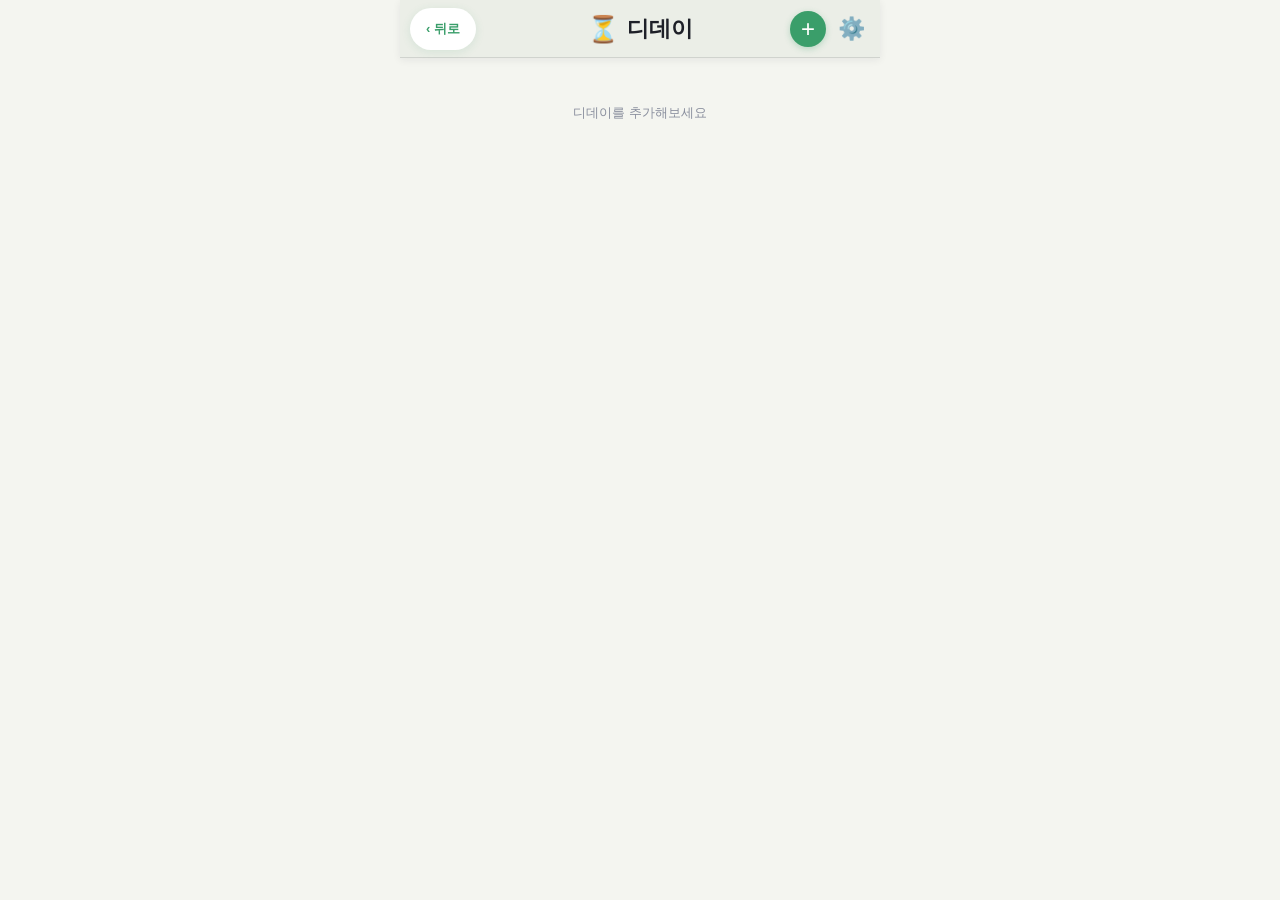
<file: js/Dday.html>
<!DOCTYPE html>
<html lang="ko">
<head>
<meta charset="UTF-8">
<meta name="viewport" content="width=device-width, initial-scale=1.0, maximum-scale=1.0, user-scalable=no">
<meta name="apple-mobile-web-app-capable" content="yes">
<meta name="apple-mobile-web-app-status-bar-style" content="default">
<meta name="apple-mobile-web-app-title" content="디데이">
<title>디데이</title>
<style>
* { box-sizing: border-box; margin: 0; padding: 0; -webkit-tap-highlight-color: transparent; }
:root {
  --sky: #f4f5f0; --white: #ffffff;
  --text: #1e2028; --text-muted: #4a5060; --text-light: #8a8f9e;
  --border: #cdd0c8; --border-mid: #bdc1b8;
  --radius: 12px; --radius-sm: 8px;
  --shadow-sm: 0 1px 4px rgba(30,32,40,0.08);
  --accent-light: #e3ede4; --accent-mid: #3a9e6a; --accent-btn: #2d7d52;
  --header-bg: #ebeee7;
}
html, body { height: 100%; overflow: hidden; background: var(--sky); font-family: -apple-system, BlinkMacSystemFont, 'Segoe UI', sans-serif; color: var(--text); }
#app { display: flex; flex-direction: column; height: 100vh; height: 100dvh; max-width: 480px; margin: 0 auto; background: var(--sky); }

.app-header {
  height: 58px; display: flex; align-items: center; justify-content: space-between;
  flex-shrink: 0; background: var(--header-bg);
  border-bottom: 1.5px solid rgba(30,32,40,0.13);
  padding: 0 10px 0 10px; box-shadow: 0 2px 8px rgba(30,32,40,0.07);
  position: relative;
}
.header-center {
  position: absolute; left: 50%; top: 50%; transform: translate(-50%, -50%);
  display: flex; align-items: center; gap: 8px; pointer-events: none;
}
.header-left { display: flex; align-items: center; gap: 8px; }
.dd-back-btn {
  display: inline-flex; align-items: center; gap: 5px;
  font-size: 13px; font-weight: 600; color: #3a9e6a;
  flex-shrink: 0; background: white; border-radius: 50px;
  padding: 10px 16px; min-height: 42px; box-shadow: 0 2px 10px rgba(58,158,106,0.12);
  border: none; cursor: pointer; line-height: 1;
}
.dd-back-btn:active { transform: scale(0.95); }
.app-title { font-size: 22px; font-weight: 800; color: var(--text); letter-spacing: -0.3px; }
.header-icon { font-size: 26px; line-height: 1; }
.header-right { display: flex; align-items: center; gap: 6px; }
.add-btn {
  width: 36px; height: 36px; border-radius: 50%;
  background: var(--accent-mid); color: white; border: none; font-size: 24px;
  cursor: pointer; display: flex; align-items: center; justify-content: center;
  box-shadow: 0 2px 6px rgba(58,158,106,0.3);
}
.gear-btn {
  width: 38px; height: 38px; border-radius: 50%;
  background: transparent; border: none; font-size: 22px;
  cursor: pointer; display: flex; align-items: center; justify-content: center;
}

.gear-dropdown {
  position: fixed; top: 62px; right: 10px;
  background: var(--white); border-radius: var(--radius);
  border: 1px solid var(--border-mid); box-shadow: 0 6px 24px rgba(30,32,40,0.18);
  z-index: 300; min-width: 150px; overflow: hidden;
}
.gear-dropdown.hidden { display: none; }
.gear-menu-item {
  display: flex; align-items: center; gap: 10px; padding: 14px 18px;
  font-size: 14px; font-weight: 500; color: var(--text);
  cursor: pointer; border: none; background: transparent; width: 100%; text-align: left;
}
.gear-menu-item:not(:last-child) { border-bottom: 1px solid var(--border); }
.gear-menu-item:active { background: var(--accent-light); }
.dropdown-backdrop { position: fixed; inset: 0; z-index: 299; background: transparent; }
.dropdown-backdrop.hidden { display: none; }

.tab-content { flex: 1; overflow-y: auto; overflow-x: hidden; -webkit-overflow-scrolling: touch; }
.panel { padding: 0 12px 20px; }
.panel-hd { padding: 8px 0 6px; }

.item-list { display: flex; flex-direction: column; gap: 8px; }
.item-card { background: var(--white); border-radius: var(--radius); border: 1px solid var(--border); padding: 10px; display: flex; align-items: center; gap: 8px; box-shadow: var(--shadow-sm); }
.item-body { flex: 1; min-width: 0; }
.item-name { font-size: 14px; font-weight: 500; color: var(--text); white-space: nowrap; overflow: hidden; text-overflow: ellipsis; }
.item-meta { font-size: 11px; color: var(--text-muted); margin-top: 2px; }
.item-actions { display: flex; align-items: center; gap: 5px; flex-shrink: 0; }
.edit-btn { width: 28px; height: 28px; border-radius: var(--radius-sm); border: 1px solid var(--border-mid); background: transparent; color: var(--text-muted); font-size: 13px; cursor: pointer; display: flex; align-items: center; justify-content: center; }
.del-btn { width: 28px; height: 28px; border-radius: var(--radius-sm); border: 1px solid #f0c4c9; background: transparent; color: #a8323f; font-size: 13px; cursor: pointer; display: flex; align-items: center; justify-content: center; }
.dday-badge { font-size: 12px; font-weight: 700; padding: 3px 8px; border-radius: 20px; background: var(--accent-light); color: var(--accent-btn); flex-shrink: 0; min-width: 56px; text-align: center; }
.dday-past { background: #e3ede4; color: #2d7d52; }
.dday-today { background: #e3ede4; color: #2d7d52; }
.empty-msg { text-align: center; padding: 32px 0; color: var(--text-light); font-size: 13px; }

/* 모달 공통 */
.modal-overlay { position: fixed; inset: 0; background: rgba(30,32,40,0.45); z-index: 100; display: flex; align-items: flex-end; justify-content: center; }
.modal-overlay.hidden { display: none; }
.modal-box { background: var(--white); border-radius: 20px 20px 0 0; width: 100%; max-width: 480px; padding: 20px 20px 36px; max-height: 85vh; overflow-y: auto; }
.modal-title { font-size: 16px; font-weight: 700; color: var(--text); margin-bottom: 16px; }
.form-group { margin-bottom: 14px; }
.form-label { font-size: 13px; font-weight: 500; color: var(--text-muted); margin-bottom: 6px; display: block; }
.form-input { width: 100%; padding: 10px 12px; border-radius: var(--radius-sm); border: 1.5px solid var(--border-mid); background: var(--accent-light); font-size: 14px; color: var(--text); outline: none; font-family: inherit; }
.form-input:focus { border-color: var(--accent-mid); }
.date-row { display: flex; gap: 6px; align-items: center; }
.date-row .form-input { text-align: center; }
.date-sep { color: var(--text-muted); font-weight: 600; font-size: 15px; flex-shrink: 0; }
.modal-acts { display: flex; gap: 8px; margin-top: 18px; }
.btn-cancel { flex: 1; padding: 13px; border-radius: var(--radius-sm); border: 1.5px solid var(--border-mid); background: transparent; color: var(--text-muted); font-size: 14px; font-weight: 600; cursor: pointer; }
.btn-save { flex: 2; padding: 13px; border-radius: var(--radius-sm); border: none; background: var(--accent-btn); color: white; font-size: 14px; font-weight: 600; cursor: pointer; }

/* 삭제 확인 모달 */
.confirm-overlay { position: fixed; inset: 0; background: rgba(30,32,40,0.52); z-index: 400; display: flex; align-items: center; justify-content: center; padding: 24px; }
.confirm-overlay.hidden { display: none; }
.confirm-box { background: var(--white); border-radius: 18px; width: 100%; max-width: 320px; padding: 28px 24px 22px; box-shadow: 0 8px 40px rgba(30,32,40,0.22); }
.confirm-icon { font-size: 36px; text-align: center; margin-bottom: 12px; }
.confirm-title { font-size: 16px; font-weight: 700; color: var(--text); text-align: center; margin-bottom: 6px; }
.confirm-desc { font-size: 13px; color: var(--text-muted); text-align: center; margin-bottom: 22px; line-height: 1.5; }
.confirm-acts { display: flex; gap: 8px; }
.btn-confirm-cancel { flex: 1; padding: 12px; border-radius: var(--radius-sm); border: 1.5px solid var(--border-mid); background: transparent; color: var(--text-muted); font-size: 14px; font-weight: 600; cursor: pointer; }
.btn-confirm-del { flex: 1.4; padding: 12px; border-radius: var(--radius-sm); border: none; background: #c94050; color: white; font-size: 14px; font-weight: 700; cursor: pointer; }
</style>
</head>
<body>
<div id="app">
  <div class="app-header">
    <div class="header-left">
      <button class="dd-back-btn" id="dd-back" onclick="goBackToApp()" aria-label="뒤로">‹ 뒤로</button>
    </div>
    <div class="header-center">
      <span class="header-icon">⏳</span>
      <span class="app-title">디데이</span>
    </div>
    <div class="header-right">
      <button class="add-btn" id="add-dd">+</button>
      <button class="gear-btn" id="gear-btn">⚙️</button>
    </div>
  </div>
  <div class="tab-content">
    <div class="panel">
      <div class="panel-hd"></div>
      <div class="item-list" id="dd-list"></div>
    </div>
    <input type="file" id="file-import-dd" accept=".json" style="display:none">
  </div>
</div>

<div class="dropdown-backdrop hidden" id="dropdown-backdrop"></div>
<div class="gear-dropdown hidden" id="gear-dropdown">
  <button class="gear-menu-item" id="menu-import">📥 불러오기</button>
  <button class="gear-menu-item" id="menu-export">📤 내보내기</button>
</div>

<div class="modal-overlay hidden" id="modal">
  <div class="modal-box">
    <div class="modal-title" id="m-title">디데이 추가</div>
    <div class="form-group">
      <label class="form-label">제목</label>
      <input class="form-input" id="f-name" type="text" placeholder="제목을 입력하세요">
    </div>
    <div class="form-group">
      <label class="form-label">날짜</label>
      <div class="date-row">
        <input class="form-input" id="f-y" type="number" placeholder="년" min="1900" max="2100" style="width:76px" inputmode="numeric">
        <span class="date-sep">년</span>
        <input class="form-input" id="f-mo" type="number" placeholder="월" min="1" max="12" style="width:56px" inputmode="numeric">
        <span class="date-sep">월</span>
        <input class="form-input" id="f-d" type="number" placeholder="일" min="1" max="31" style="width:56px" inputmode="numeric">
        <span class="date-sep">일</span>
      </div>
    </div>
    <div class="form-group">
      <label class="form-label">메모 <span style="color:var(--text-light);font-weight:400">(선택)</span></label>
      <input class="form-input" id="f-memo" type="text" placeholder="간단한 메모">
    </div>
    <div class="modal-acts">
      <button class="btn-cancel" id="m-cancel">취소</button>
      <button class="btn-save" id="m-save">저장</button>
    </div>
  </div>
</div>

<div class="confirm-overlay hidden" id="confirm-modal">
  <div class="confirm-box">
    <div class="confirm-icon">🗑️</div>
    <div class="confirm-title">삭제할까요?</div>
    <div class="confirm-desc" id="confirm-desc"></div>
    <div class="confirm-acts">
      <button class="btn-confirm-cancel" id="confirm-cancel">취소</button>
      <button class="btn-confirm-del" id="confirm-ok">삭제</button>
    </div>
  </div>
</div>

<script>
var $ = function(id){ return document.getElementById(id); };
var FILE_SIG = 'soso_dday_v1';

// iframe(PC 중앙 팝업)으로 떠 있으면 embed 모드.
// embed 모드에선 자체 history 조작을 전부 끄고(부모 앱의 뒤로가기 스택 보호),
// 뒤로 버튼은 부모의 모달 닫기를 호출한다. (모바일 풀페이지에선 기존 동작 그대로)
var DD_EMBEDDED = (function(){ try { return window.self !== window.top; } catch(e) { return true; } })();

// ── 일정관리 앱으로 복귀 / 모달 닫기 ──
function goBackToApp(){
  if (DD_EMBEDDED) {
    try {
      if (window.parent && typeof window.parent.closeDdayModal === 'function') {
        window.parent.closeDdayModal();
        return;
      }
    } catch(e) {}
    return;
  }
  if (history.length > 1) history.back();
  else location.href = '../index.html';
}

/* ── 유틸 ── */
function today0(){ var d=new Date(); d.setHours(0,0,0,0); return d; }
function dayDiff(ds){ return Math.round((new Date(ds+'T00:00:00')-today0())/86400000); }

/* ── 데이터 ── */
var S = { dd: [] };
function load(){ try{ S.dd=JSON.parse(localStorage.getItem('ss_dd')||'[]'); }catch(e){ S.dd=[]; } }
function save(){ localStorage.setItem('ss_dd',JSON.stringify(S.dd)); }

/* ══════════════════════════════════════════════════
   뒤로가기 처리 전략
   - 레이어(gear / modal / confirm)를 열 때 history.pushState
   - popstate 이벤트에서 현재 열린 레이어를 닫음
   - 버튼·배경 클릭 시에도 history.back() 호출 → popstate 경유
   - 중복 push 방지: 이미 레이어가 열려 있으면 추가 push 안 함
   ══════════════════════════════════════════════════ */

var currentLayer = null; // 'gear' | 'modal' | 'confirm' | null

function layerOpen(name){
  currentLayer = name;
  if (!DD_EMBEDDED) history.pushState({ dday: name }, '');
}

function layerCloseUI(name){
  if(name === 'gear'){
    $('gear-dropdown').classList.add('hidden');
    $('dropdown-backdrop').classList.add('hidden');
  } else if(name === 'modal'){
    $('modal').classList.add('hidden');
  } else if(name === 'confirm'){
    $('confirm-modal').classList.add('hidden');
    pendingDeleteId = null;
  }
  currentLayer = null;
}

/* popstate 가 발화할 때만 UI를 닫는다 */
window.addEventListener('popstate', function(e){
  if (DD_EMBEDDED) return;
  /* e.state.dday 가 있으면 → 레이어 히스토리 엔트리가 pop된 것 */
  if(e.state && e.state.dday){
    layerCloseUI(e.state.dday);
  } else if(currentLayer){
    /* 혹시 state가 없어도 열린 레이어가 있으면 닫기 */
    layerCloseUI(currentLayer);
  }
  /* state도 없고 currentLayer도 없으면 → 정상 뒤로가기 */
});

/* 모든 닫기 요청은 history.back() 한 번 → popstate 경유 */
/* embed 모드에선 history를 안 쓰므로 UI를 직접 닫음 */
function requestClose(){
  if (DD_EMBEDDED) {
    if (currentLayer) layerCloseUI(currentLayer);
    return;
  }
  history.back();
}

/* ── GEAR ── */
$('gear-btn').onclick = function(){
  if(currentLayer) return;
  $('gear-dropdown').classList.remove('hidden');
  $('dropdown-backdrop').classList.remove('hidden');
  layerOpen('gear');
};
$('dropdown-backdrop').onclick = function(){ requestClose(); };
$('menu-import').onclick = function(){
  requestClose();
  setTimeout(function(){ $('file-import-dd').click(); }, 100);
};
$('menu-export').onclick = function(){
  requestClose();
  setTimeout(function(){ exportData(); }, 100);
};

/* ── 추가/수정 모달 ── */
var mCtx = { item: null, idx: null };

function openModal(item, idx){
  if(currentLayer) return;
  mCtx = { item: item, idx: idx };
  var isE = item !== null;
  $('m-title').textContent = isE ? '수정' : '디데이 추가';
  $('f-name').value  = isE ? item.name : '';
  $('f-memo').value  = isE ? (item.memo||'') : '';
  if(isE && item.date){
    var p = item.date.split('-');
    $('f-y').value=+p[0]; $('f-mo').value=+p[1]; $('f-d').value=+p[2];
  } else {
    $('f-y').value=''; $('f-mo').value=''; $('f-d').value='';
  }
  $('modal').classList.remove('hidden');
  layerOpen('modal');
  /* 포커스 없음 */
}

$('m-cancel').onclick = function(){ requestClose(); };
$('modal').onclick = function(e){ if(e.target===$('modal')) requestClose(); };
$('m-save').onclick = function(){
  var name = $('f-name').value.trim();
  if(!name){ $('f-name').focus(); return; }
  if(!$('f-y').value||!$('f-mo').value||!$('f-d').value){ alert('날짜를 입력해주세요'); return; }
  var item=mCtx.item, idx=mCtx.idx;
  var y=String($('f-y').value).padStart(4,'0');
  var m=String($('f-mo').value).padStart(2,'0');
  var d=String($('f-d').value).padStart(2,'0');
  var obj={ id: item?item.id:Date.now(), name:name, memo:$('f-memo').value.trim(), date:y+'-'+m+'-'+d };
  if(idx!==null && idx>=0) S.dd[idx]=obj; else S.dd.push(obj);
  save(); renderDd();
  requestClose();
};

/* ── 삭제 확인 모달 ── */
var pendingDeleteId = null;

function showConfirm(id, name){
  if(currentLayer) return;
  pendingDeleteId = id;
  $('confirm-desc').innerHTML = '<b>'+name+'</b>을(를) 삭제하면<br>다시 복구할 수 없어요.';
  $('confirm-modal').classList.remove('hidden');
  layerOpen('confirm');
}
$('confirm-cancel').onclick = function(){ requestClose(); };
$('confirm-modal').onclick  = function(e){ if(e.target===$('confirm-modal')) requestClose(); };
$('confirm-ok').onclick = function(){
  if(pendingDeleteId!==null){
    S.dd=S.dd.filter(function(x){ return x.id!==pendingDeleteId; });
    save(); renderDd();
  }
  requestClose();
};

/* ── 렌더 ── */
function renderDd(){
  var list=$('dd-list'); list.innerHTML='';
  var sorted=S.dd.slice().sort(function(a,b){ return b.date.localeCompare(a.date); });
  if(!sorted.length){ list.innerHTML='<div class="empty-msg">디데이를 추가해보세요</div>'; return; }
  sorted.forEach(function(it){ list.appendChild(makeCard(it)); });
}

function ddText(it){
  var diff=dayDiff(it.date);
  if(diff===0) return {t:'D-DAY',c:'dday-today'};
  if(diff<0)   return {t:'+'+Math.abs(diff)+'일',c:'dday-past'};
  return {t:'D-'+diff,c:''};
}

function makeCard(it){
  var card=document.createElement('div'); card.className='item-card';
  var body=document.createElement('div'); body.className='item-body';
  var ne=document.createElement('div'); ne.className='item-name'; ne.textContent=it.name; body.appendChild(ne);
  if(it.memo){ var me=document.createElement('div'); me.className='item-meta'; me.textContent=it.memo; body.appendChild(me); }
  var de=document.createElement('div'); de.className='item-meta'; de.textContent=it.date.replace(/-/g,'. ')+'.'; body.appendChild(de);
  var acts=document.createElement('div'); acts.className='item-actions';
  var inf=ddText(it);
  var badge=document.createElement('span'); badge.className='dday-badge '+inf.c; badge.textContent=inf.t; acts.appendChild(badge);
  var eb=document.createElement('button'); eb.className='edit-btn'; eb.textContent='✏️';
  eb.onclick=(function(item){ return function(){ var oi=S.dd.findIndex(function(x){return x.id===item.id;}); openModal(item,oi); }; })(it);
  var db=document.createElement('button'); db.className='del-btn'; db.textContent='✕';
  db.onclick=(function(item){ return function(){ showConfirm(item.id,item.name); }; })(it);
  acts.appendChild(eb); acts.appendChild(db);
  card.appendChild(body); card.appendChild(acts);
  return card;
}

/* ── 내보내기/불러오기 ── */
function exportData(){
  var date=new Date();
  var ds=date.getFullYear()+String(date.getMonth()+1).padStart(2,'0')+String(date.getDate()).padStart(2,'0');
  var payload={_sig:FILE_SIG,data:S.dd};
  var blob=new Blob([JSON.stringify(payload,null,2)],{type:'application/json'});
  var url=URL.createObjectURL(blob);
  var a=document.createElement('a'); a.href=url; a.download='soso_dday_'+ds+'.json';
  document.body.appendChild(a); a.click(); document.body.removeChild(a); URL.revokeObjectURL(url);
}

function importData(file){
  if(!file) return;
  var reader=new FileReader();
  reader.onload=function(e){
    try{
      var parsed=JSON.parse(e.target.result);
      if(!parsed._sig||parsed._sig!==FILE_SIG){ alert('이 앱에서 내보낸 디데이 파일이 아니에요.\n올바른 파일을 선택해주세요.'); return; }
      var data=parsed.data;
      if(!Array.isArray(data)){ alert('파일 형식이 올바르지 않아요.'); return; }
      if(confirm('디데이 '+data.length+'개를 불러올까요?\n기존 데이터는 덮어씌워져요.')){ S.dd=data; save(); renderDd(); alert('불러오기 완료!'); }
    }catch(err){ alert('파일을 읽을 수 없어요.'); }
  };
  reader.readAsText(file);
}

$('add-dd').onclick = function(){ openModal(null,null); };
$('file-import-dd').onchange = function(e){ importData(e.target.files[0]); e.target.value=''; };

/* ── 초기화 ── */
load(); renderDd();
/* 기본 상태 설정: layer 없음. 이 상태로 popstate가 오면 뒤로가기 허용 */
if (!DD_EMBEDDED) history.replaceState({ dday: null }, '');
</script>
</body>
</html>
</file>
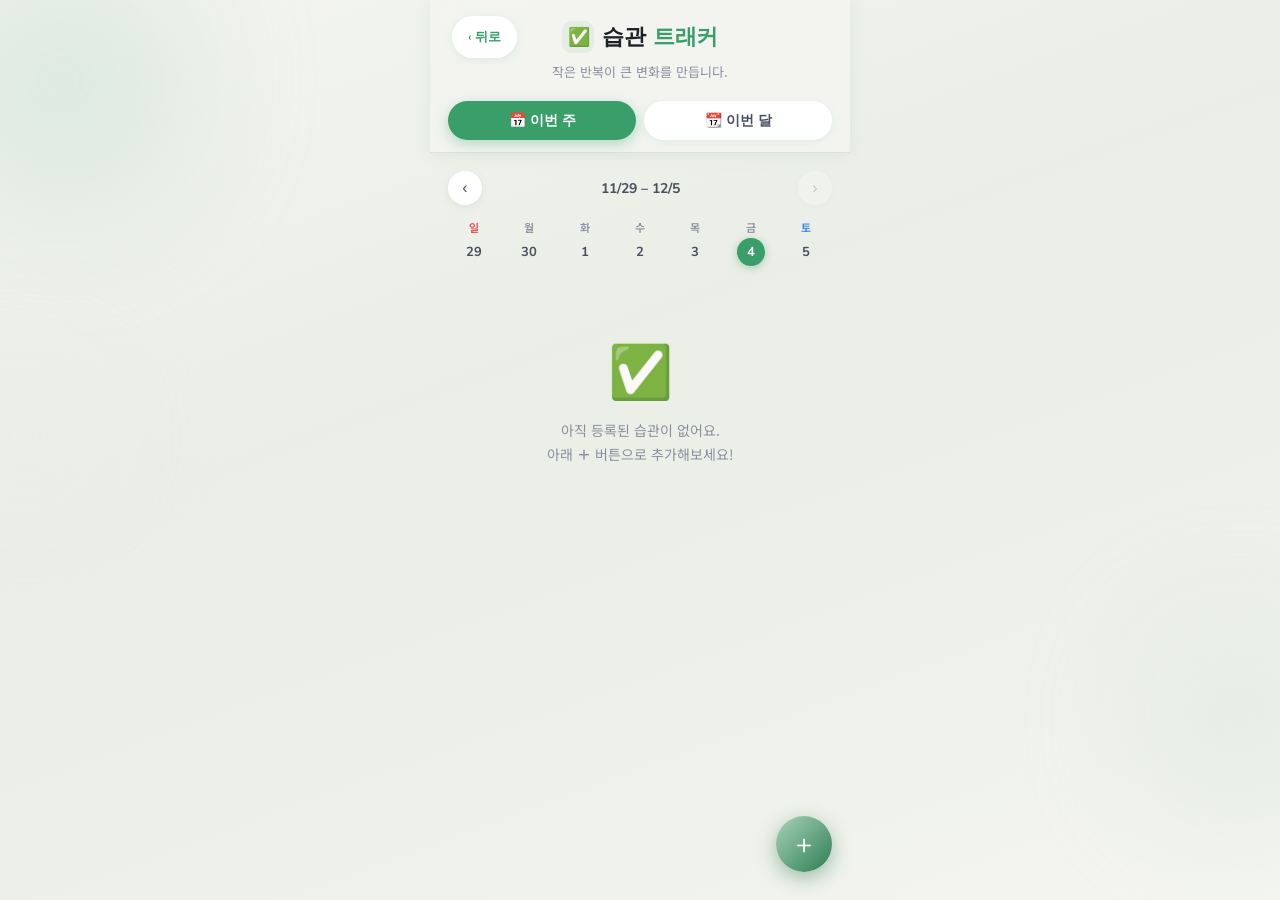
<file: js/habits.html>
<!DOCTYPE html>
<html lang="ko">
<head>
  <meta charset="UTF-8" />
  <meta name="viewport" content="width=device-width, initial-scale=1.0, maximum-scale=1.0, user-scalable=no" />
  <title>습관 트래커 · MyDaily7</title>
  <link href="https://fonts.googleapis.com/css2?family=Nunito:wght@400;600;700;800;900&family=Noto+Sans+KR:wght@400;500;700&display=swap" rel="stylesheet">
  <style>
    :root {
      --sky1: #e3ede4; --sky2: #cfe0d3; --sky3: #8fc4a5; --sky4: #5cae7e;
      --accent: #3a9e6a; --soft-purple: #d7e6dc;
      --purple-mid: #3a9e6a; --purple-dark: #2d7d52;
      --text-dark: #1e2028; --text-mid: #4a5060; --text-light: #8a8f9e;
      --card-bg: rgba(255,255,255,0.85);
      --shadow: 0 8px 32px rgba(58,158,106,0.13);
      --radius: 22px; --radius-sm: 14px;
    }
    * { box-sizing: border-box; margin: 0; padding: 0; -webkit-tap-highlight-color: transparent; }
    body {
      font-family: 'Noto Sans KR', sans-serif;
      background: linear-gradient(160deg, #f4f5f0 0%, #ebeee7 40%, #eef0ea 70%, #f4f5f0 100%);
      min-height: 100dvh; display: flex; flex-direction: column; align-items: center; overflow-x: hidden;
    }
    .bg-blob { position: fixed; border-radius: 50%; filter: blur(60px); opacity: 0.35; pointer-events: none; z-index: 0; }
    .bg-blob-1 { width: 280px; height: 280px; background: #bcdcc8; top: -60px; left: -80px; }
    .bg-blob-2 { width: 200px; height: 200px; background: #d0e2d6; bottom: 80px; right: -60px; }
    .bg-blob-3 { width: 150px; height: 150px; background: #e8ece4; top: 40%; left: -50px; }
    .container {
      position: relative; z-index: 1; width: 100%; max-width: 420px;
      padding: 0 18px 100px; display: flex; flex-direction: column;
    }
    header { padding: 16px 4px 10px; animation: fadeUp 0.4s ease both; }
    .header-top { display: flex; align-items: center; gap: 12px; margin-bottom: 4px; }
    .back-btn {
      display: inline-flex; align-items: center; gap: 5px;
      font-size: 13px; font-weight: 600; color: #3a9e6a;
      text-decoration: none; flex-shrink: 0; background: white; border-radius: 50px;
      padding: 10px 16px; min-height: 42px; box-shadow: 0 2px 10px rgba(58,158,106,0.12);
      border: none; cursor: pointer; font-family: 'Nunito', sans-serif;
    }
    .back-btn:active { transform: scale(0.95); }
    .header-title-wrap { flex: 1; text-align: center; }
    .page-title {
      font-family: 'Nunito', sans-serif; font-size: 22px; font-weight: 900;
      color: var(--text-dark); letter-spacing: -0.5px; text-align: center;
      display: flex; align-items: center; justify-content: center; gap: 8px;
    }
    .page-title-icon {
      width: 32px; height: 32px; border-radius: 9px; background: #e3ede4;
      display: flex; align-items: center; justify-content: center; font-size: 18px; flex-shrink: 0;
    }
    .page-title span { color: var(--purple-mid); }
    .page-subtitle { font-size: 13px; color: var(--text-light); margin-top: 4px; text-align: center; }
    .view-tabs { display: flex; gap: 8px; margin-top: 10px; animation: fadeUp 0.4s 0.08s ease both; padding-bottom: 12px; }
    .tab-btn {
      flex: 1; padding: 10px; border: none; border-radius: 50px;
      font-family: 'Nunito', sans-serif; font-size: 14px; font-weight: 700; cursor: pointer; transition: all 0.2s;
    }
    .tab-btn.active { background: var(--purple-mid); color: white; box-shadow: 0 4px 14px rgba(58,158,106,0.35); }
    .tab-btn:not(.active) { background: white; color: var(--text-mid); box-shadow: 0 2px 8px rgba(58,158,106,0.1); }
    .week-nav {
      display: flex; align-items: center; justify-content: space-between;
      margin-top: 18px; animation: fadeUp 0.4s 0.12s ease both;
    }
    .week-nav-btn {
      width: 34px; height: 34px; border-radius: 50%; border: none; background: white;
      box-shadow: 0 2px 8px rgba(58,158,106,0.12); font-size: 16px; cursor: pointer; color: var(--text-mid);
      display: flex; align-items: center; justify-content: center; transition: all 0.15s;
    }
    .week-nav-btn:active { transform: scale(0.9); }
    .week-label { font-family: 'Nunito', sans-serif; font-size: 14px; font-weight: 700; color: var(--text-mid); }
    .week-days {
      display: grid; grid-template-columns: repeat(7, 1fr); gap: 4px; margin-top: 14px;
      animation: fadeUp 0.4s 0.14s ease both;
    }
    .day-col { display: flex; flex-direction: column; align-items: center; gap: 3px; }
    .day-name { font-size: 11px; font-weight: 600; color: var(--text-light); text-align: center; }
    .day-name.sun, .month-day-header.sun { color: #e5484d; }
    .day-name.sat, .month-day-header.sat { color: #3b82f6; }
    .day-num {
      width: 28px; height: 28px; border-radius: 50%; display: flex; align-items: center; justify-content: center;
      font-family: 'Nunito', sans-serif; font-size: 13px; font-weight: 700; color: var(--text-mid);
    }
    .day-num.today { background: var(--purple-mid); color: white; box-shadow: 0 2px 8px rgba(58,158,106,0.4); }
    .habits-list { display: flex; flex-direction: column; gap: 12px; margin-top: 16px; animation: fadeUp 0.4s 0.18s ease both; }
    .habit-row {
      background: var(--card-bg); border-radius: var(--radius-sm); box-shadow: var(--shadow);
      backdrop-filter: blur(12px); border: 1.5px solid rgba(255,255,255,0.7); overflow: hidden;
    }
    .habit-row-header { display: flex; align-items: center; gap: 10px; padding: 13px 14px 11px; }
    .habit-icon-badge {
      width: 36px; height: 36px; border-radius: 10px; display: flex; align-items: center; justify-content: center;
      font-size: 20px; flex-shrink: 0; background: var(--soft-purple);
    }
    .habit-info { flex: 1; min-width: 0; }
    .habit-name {
      font-family: 'Nunito', sans-serif; font-size: 14px; font-weight: 800; color: var(--text-dark);
      white-space: nowrap; overflow: hidden; text-overflow: ellipsis;
    }
    .habit-goal-label { font-size: 11px; color: var(--text-light); margin-top: 1px; }
    .habit-progress-text { font-family: 'Nunito', sans-serif; font-size: 13px; font-weight: 700; color: var(--purple-mid); flex-shrink: 0; }
    .habit-week-checks { display: grid; grid-template-columns: repeat(7, 1fr); gap: 4px; padding: 0 14px 13px; }
    .check-cell { display: flex; flex-direction: column; align-items: center; gap: 3px; }
    .check-dot {
      width: 28px; height: 28px; border-radius: 50%; border: 2px solid #e2e5dc;
      display: flex; align-items: center; justify-content: center; font-size: 13px; cursor: pointer;
      transition: all 0.2s cubic-bezier(.34,1.56,.64,1); background: transparent;
      -webkit-user-select: none; user-select: none;
    }
    .check-dot.done {
      background: var(--purple-mid); border-color: var(--purple-mid);
      box-shadow: 0 2px 8px rgba(58,158,106,0.4); color: white; font-size: 13px; font-weight: 700;
    }
    .check-dot.partial { border-color: var(--purple-mid); background: rgba(58,158,106,0.08); }
    .check-dot.missed {
      border-color: #d99; background: rgba(200,90,90,0.1);
      color: #c25; font-size: 13px; font-weight: 800;
    }
    .check-dot.future { opacity: 1; cursor: default; background: #8a8f9e; border-color: #8a8f9e; }
    .check-dot:not(.future):not(.done):active { transform: scale(0.85); }
    .habit-prog-bar-wrap { padding: 0 14px 13px; margin-top: -4px; display: flex; align-items: center; gap: 8px; }
    .prog-bar-bg { flex: 1; height: 5px; border-radius: 99px; background: #ebeee7; overflow: hidden; }
    .prog-bar-fill { height: 100%; border-radius: 99px; background: linear-gradient(90deg, #8fc4a5, #3a9e6a); transition: width 0.4s ease; }
    .prog-bar-pct { font-family: 'Nunito', sans-serif; font-size: 10px; font-weight: 800; color: var(--purple-mid); width: 38px; text-align: right; flex-shrink: 0; }
    .month-view { display: none; margin-top: 16px; }
    .month-view.active { display: block; animation: fadeUp 0.35s ease both; }
    .month-habit-card {
      background: var(--card-bg); border-radius: var(--radius); box-shadow: var(--shadow);
      backdrop-filter: blur(12px); border: 1.5px solid rgba(255,255,255,0.7); padding: 16px; margin-bottom: 14px;
    }
    .month-habit-header { display: flex; align-items: center; gap: 10px; margin-bottom: 12px; }
    .month-habit-icon {
      width: 36px; height: 36px; border-radius: 10px; background: var(--soft-purple);
      display: flex; align-items: center; justify-content: center; font-size: 20px;
    }
    .month-habit-meta { flex: 1; }
    .month-habit-name { font-family: 'Nunito', sans-serif; font-size: 14px; font-weight: 800; color: var(--text-dark); }
    .month-habit-rate { font-size: 11px; color: var(--text-light); margin-top: 1px; }
    .month-rate-badge { font-family: 'Nunito', sans-serif; font-size: 18px; font-weight: 900; color: var(--purple-mid); }
    .month-dot-grid { display: grid; grid-template-columns: repeat(7, 1fr); gap: 5px; }
    .month-day-header { font-size: 10px; font-weight: 600; color: var(--text-light); text-align: center; padding-bottom: 4px; }
    .add-fab {
      position: fixed; bottom: 28px; right: calc(50% - 210px + 18px);
      width: 56px; height: 56px; border-radius: 50%;
      background: linear-gradient(135deg, #a9d3ba, #2d7d52); border: none; cursor: pointer;
      box-shadow: 0 6px 20px rgba(45,125,82,0.45); display: flex; align-items: center; justify-content: center;
      font-size: 26px; color: white; transition: transform 0.2s cubic-bezier(.34,1.56,.64,1); z-index: 100;
    }
    .add-fab:active { transform: scale(0.9); }
    .modal-overlay {
      display: none; position: fixed; inset: 0; background: rgba(30,32,40,0.45); backdrop-filter: blur(6px);
      z-index: 200; align-items: flex-end; justify-content: center;
    }
    .modal-overlay.open { display: flex; animation: fadeIn 0.2s ease both; }
    .modal-sheet {
      width: 100%; max-width: 420px; background: linear-gradient(160deg, #eef0ea 0%, #e8ece2 100%);
      border-radius: 28px 28px 0 0; padding: 24px 22px 40px;
      animation: slideUp 0.3s cubic-bezier(.34,1.2,.64,1) both; max-height: 92dvh; overflow-y: auto;
    }
    .modal-handle { width: 40px; height: 4px; border-radius: 99px; background: #cdd0c8; margin: 0 auto 20px; }
    .modal-title { font-family: 'Nunito', sans-serif; font-size: 20px; font-weight: 900; color: var(--text-dark); margin-bottom: 20px; }
    .form-label {
      font-size: 12px; font-weight: 700; color: var(--text-mid); letter-spacing: 0.06em;
      text-transform: uppercase; margin-bottom: 8px; display: block;
    }
    .form-group { margin-bottom: 18px; }
    .form-input {
      width: 100%; padding: 12px 16px; border: 1.5px solid rgba(58,158,106,0.2); border-radius: var(--radius-sm);
      background: white; font-size: 15px; font-family: 'Noto Sans KR', sans-serif; color: var(--text-dark); outline: none; transition: border-color 0.2s;
    }
    .form-input:focus { border-color: var(--purple-mid); }
    .icon-picker-grid { display: grid; grid-template-columns: repeat(8, 1fr); gap: 6px; max-height: 220px; overflow-y: auto; padding: 4px 2px; }
    .icon-option {
      width: 100%; aspect-ratio: 1; border-radius: 10px; border: 2px solid transparent;
      display: flex; align-items: center; justify-content: center; font-size: 22px; cursor: pointer;
      background: white; transition: all 0.15s; -webkit-user-select: none; user-select: none;
    }
    .icon-option:active { transform: scale(0.85); }
    .icon-option.selected { border-color: var(--purple-mid); background: var(--soft-purple); box-shadow: 0 2px 8px rgba(58,158,106,0.3); }
    .goal-type-row { display: grid; grid-template-columns: repeat(3, 1fr); gap: 8px; }
    .goal-type-btn {
      padding: 10px 6px; border-radius: var(--radius-sm); border: 1.5px solid rgba(58,158,106,0.2);
      background: white; cursor: pointer; font-size: 11px; font-weight: 700; color: var(--text-mid);
      text-align: center; line-height: 1.4; transition: all 0.15s;
    }
    .goal-type-btn.selected { border-color: var(--purple-mid); background: var(--soft-purple); color: var(--purple-dark); }
    .goal-type-btn .type-emoji { font-size: 18px; display: block; margin-bottom: 4px; }
    .goal-num-row { display: flex; align-items: center; gap: 10px; margin-top: 12px; }
    .num-input {
      width: 80px; padding: 10px 14px; border: 1.5px solid rgba(58,158,106,0.2); border-radius: var(--radius-sm);
      background: white; font-family: 'Nunito', sans-serif; font-size: 18px; font-weight: 800; color: var(--text-dark);
      text-align: center; outline: none;
    }
    .num-input:focus { border-color: var(--purple-mid); }
    .num-unit { font-size: 13px; color: var(--text-mid); font-weight: 600; }
    .num-unit-input {
      flex: 1; padding: 10px 14px; border: 1.5px solid rgba(58,158,106,0.2); border-radius: var(--radius-sm);
      background: white; font-size: 14px; color: var(--text-dark); outline: none;
    }
    .num-unit-input:focus { border-color: var(--purple-mid); }
    .save-btn {
      width: 100%; padding: 15px; background: linear-gradient(135deg, #a9d3ba, #2d7d52); border: none;
      border-radius: var(--radius-sm); color: white; font-family: 'Nunito', sans-serif; font-size: 16px; font-weight: 800;
      cursor: pointer; margin-top: 8px; box-shadow: 0 4px 16px rgba(45,125,82,0.3); transition: transform 0.15s, box-shadow 0.15s;
    }
    .save-btn:active { transform: scale(0.97); box-shadow: none; }
    .empty-state { text-align: center; padding: 48px 20px; animation: fadeUp 0.4s 0.2s ease both; }
    .empty-state .empty-icon { font-size: 52px; margin-bottom: 14px; }
    .empty-state p { font-size: 14px; color: var(--text-light); line-height: 1.7; }
    @keyframes fadeUp { from { opacity:0; transform:translateY(16px); } to { opacity:1; transform:none; } }
    @keyframes fadeIn { from { opacity:0; } to { opacity:1; } }
    @keyframes slideUp { from { transform:translateY(100%); } to { transform:translateY(0); } }
    .habit-row-header .del-btn, .habit-row-header .edit-btn, .habit-row-header .drag-handle {
      background: none; border: none; font-size: 15px; cursor: pointer; padding: 4px 5px;
      border-radius: 8px; transition: all 0.15s; display: flex; align-items: center; justify-content: center;
      width: 28px; height: 28px; flex-shrink: 0;
    }
    .habit-row-header .del-btn { color: #cdd0c8; }
    .habit-row-header .del-btn:hover { background: #f3dde0; color: #c94050; }
    .habit-row-header .edit-btn { color: #bdc1b8; font-size: 13px; }
    .habit-row-header .edit-btn:hover { background: var(--soft-purple); color: var(--purple-mid); }
    .habit-row-header .drag-handle { cursor: grab; color: #cdd0c8; flex-direction: column; gap: 3px; }
    .habit-row-header .drag-handle:active { cursor: grabbing; color: var(--purple-mid); }
    .drag-handle-lines { display: flex; flex-direction: column; gap: 3px; pointer-events: none; }
    .drag-handle-lines span { display: block; width: 16px; height: 2px; border-radius: 2px; background: currentColor; }
    .habit-row.dragging { opacity: 0.4; transform: scale(0.98); box-shadow: none; transition: none; }
    .habit-row.drag-over { border-color: var(--purple-mid); box-shadow: 0 0 0 2px rgba(58,158,106,0.3); }
    .month-dot {
      width: 100%; aspect-ratio: 1; border-radius: 6px; position: relative; overflow: hidden;
      display: flex; align-items: flex-end; justify-content: center; cursor: default; transition: all 0.15s;
    }
    .month-dot-label { position: relative; z-index: 2; font-size: 9px; font-weight: 700; line-height: 1; padding-bottom: 2px; color: var(--text-mid); }
    .month-dot-fill { position: absolute; bottom: 0; left: 0; right: 0; background: linear-gradient(180deg, #8fc4a5, #3a9e6a); transition: height 0.3s ease; }
    .month-dot.empty { background: transparent; cursor: default; }
    .month-dot.future { background: #eef0ea; cursor: default; opacity: 0.45; }
    .month-dot.miss { background: #eef0ea; }
    .month-dot.miss .month-dot-label { color: var(--text-light); }
    .month-dot-x { position: absolute; top: 0; left: 0; right: 0; bottom: 3px; display: flex; align-items: center; justify-content: center; z-index: 2; color: #c25; font-size: 13px; font-weight: 800; line-height: 1; }
    .month-dot.today-dot { box-shadow: 0 0 0 2px var(--purple-mid); }
    .month-nav {
      display: flex; align-items: center; justify-content: space-between;
      margin-top: 18px; margin-bottom: 4px; animation: fadeUp 0.35s ease both;
    }
    .month-nav-btn {
      width: 34px; height: 34px; border-radius: 50%; border: none; background: white;
      box-shadow: 0 2px 8px rgba(58,158,106,0.12); font-size: 16px; cursor: pointer; color: var(--text-mid);
      display: flex; align-items: center; justify-content: center;
    }
    .month-nav-label { font-family: 'Nunito', sans-serif; font-size: 14px; font-weight: 700; color: var(--text-mid); }
    .sticky-header {
      position: sticky; top: 0; z-index: 50;
      margin: 0 -18px;
      padding: 0 18px;
      background: rgba(244,245,240,0.92);
      backdrop-filter: blur(14px);
      -webkit-backdrop-filter: blur(14px);
      box-shadow: 0 2px 16px rgba(58,158,106,0.10);
      border-bottom: 1.5px solid rgba(189,193,184,0.4);
    }
    .confirm-overlay {
      display: none; position: fixed; inset: 0; background: rgba(30,32,40,0.45); backdrop-filter: blur(6px);
      z-index: 300; align-items: center; justify-content: center;
    }
    .confirm-overlay.open { display: flex; animation: fadeIn 0.18s ease both; }
    .confirm-sheet {
      width: calc(100% - 48px); max-width: 320px;
      background: linear-gradient(160deg, #eef0ea 0%, #e8ece2 100%);
      border-radius: 24px; padding: 28px 24px 20px;
      animation: scaleIn 0.2s cubic-bezier(.34,1.2,.64,1) both;
      box-shadow: 0 16px 48px rgba(58,158,106,0.18);
    }
    @keyframes scaleIn { from { opacity:0; transform:scale(0.92); } to { opacity:1; transform:scale(1); } }
    .confirm-icon { font-size: 36px; text-align: center; margin-bottom: 12px; }
    .confirm-title { font-family: 'Nunito', sans-serif; font-size: 17px; font-weight: 900; color: var(--text-dark); text-align: center; margin-bottom: 8px; }
    .confirm-desc { font-size: 13px; color: var(--text-mid); text-align: center; line-height: 1.6; margin-bottom: 22px; }
    .confirm-btns { display: flex; gap: 10px; }
    .confirm-btn-cancel {
      flex: 1; padding: 13px; border: 1.5px solid rgba(58,158,106,0.2); border-radius: var(--radius-sm);
      background: white; font-family: 'Nunito', sans-serif; font-size: 14px; font-weight: 700;
      color: var(--text-mid); cursor: pointer; transition: all 0.15s;
    }
    .confirm-btn-cancel:active { background: #eef0ea; }
    .confirm-btn-delete {
      flex: 1; padding: 13px; border: none; border-radius: var(--radius-sm);
      background: linear-gradient(135deg, #d8606e, #c94050); font-family: 'Nunito', sans-serif;
      font-size: 14px; font-weight: 800; color: white; cursor: pointer;
      box-shadow: 0 4px 14px rgba(201,64,80,0.3); transition: all 0.15s;
    }
    .confirm-btn-delete:active { transform: scale(0.97); box-shadow: none; }
    @media (max-width: 400px) { .icon-picker-grid { grid-template-columns: repeat(7, 1fr); } }
  </style>
</head>
<body>
<div class="bg-blob bg-blob-1"></div>
<div class="bg-blob bg-blob-2"></div>
<div class="bg-blob bg-blob-3"></div>

<div class="container">
  <div class="sticky-header">
  <header>
    <div class="header-top">
      <button class="back-btn" onclick="goBackToApp()" aria-label="뒤로">‹ 뒤로</button>
      <div class="header-title-wrap">
        <h1 class="page-title"><div class="page-title-icon">✅</div>습관 <span>트래커</span></h1>
      </div>
      <span class="back-btn" aria-hidden="true" style="visibility:hidden;">‹ 뒤로</span>
    </div>
    <p class="page-subtitle">작은 반복이 큰 변화를 만듭니다.</p>
  </header>

  <div class="view-tabs">
    <button class="tab-btn active" id="tab-week" onclick="switchTab('week')">📅 이번 주</button>
    <button class="tab-btn" id="tab-month" onclick="switchTab('month')">📆 이번 달</button>
  </div>
  </div>

  <!-- 주간 뷰 -->
  <div id="view-week">
    <div class="week-nav">
      <button class="week-nav-btn" onclick="shiftWeek(-1)">‹</button>
      <span class="week-label" id="week-label"></span>
      <button class="week-nav-btn" onclick="shiftWeek(1)">›</button>
    </div>
    <div class="week-days" id="week-days-header"></div>
    <div class="habits-list" id="week-habits-list"></div>
  </div>

  <!-- 월간 뷰 -->
  <div id="view-month" style="display:none;">
    <div class="month-nav">
      <button class="month-nav-btn" onclick="shiftMonth(-1)">‹</button>
      <span class="month-nav-label" id="month-label"></span>
      <button class="month-nav-btn" onclick="shiftMonth(1)">›</button>
    </div>
    <div id="month-habits-list" class="month-view active"></div>
  </div>
</div>

<!-- FAB -->
<button class="add-fab" onclick="openModal()" title="습관 추가">＋</button>

<!-- 삭제 확인 모달 -->
<div class="confirm-overlay" id="confirm-modal">
  <div class="confirm-sheet">
    <div class="confirm-icon">🗑️</div>
    <div class="confirm-title">습관을 삭제할까요?</div>
    <div class="confirm-desc" id="confirm-desc">이 습관과 모든 기록이 삭제돼요.<br>삭제 후에는 복구할 수 없어요.</div>
    <div class="confirm-btns">
      <button class="confirm-btn-cancel" onclick="closeConfirm()">취소</button>
      <button class="confirm-btn-delete" id="confirm-delete-btn">삭제</button>
    </div>
  </div>
</div>

<!-- 추가/수정 모달 -->
<div class="modal-overlay" id="modal" onclick="handleOverlayClick(event)">
  <div class="modal-sheet">
    <div class="modal-handle"></div>
    <div class="modal-title">✨ 새 습관 추가</div>
    <div class="form-group">
      <label class="form-label">습관 이름</label>
      <input class="form-input" id="habit-name-input" type="text" placeholder="예: 물 2리터 마시기" maxlength="30" />
    </div>
    <div class="form-group">
      <label class="form-label">아이콘 선택</label>
      <div class="icon-picker-grid" id="icon-picker"></div>
    </div>
    <div class="form-group">
      <label class="form-label">목표 유형</label>
      <div class="goal-type-row">
        <button class="goal-type-btn selected" data-type="weekly" onclick="selectGoalType(this,'weekly')">
          <span class="type-emoji">📅</span>주 N회
        </button>
        <button class="goal-type-btn" data-type="daily_count" onclick="selectGoalType(this,'daily_count')">
          <span class="type-emoji">🔁</span>하루 N회
        </button>
        <button class="goal-type-btn" data-type="daily_amount" onclick="selectGoalType(this,'daily_amount')">
          <span class="type-emoji">📏</span>하루 N량
        </button>
      </div>
      <div class="goal-num-row">
        <input class="num-input" id="goal-num" type="number" min="1" max="7" placeholder="" oninput="validateGoalNum()" />
        <span class="num-unit" id="goal-unit-label">회 / 주</span>
        <input class="num-unit-input" id="goal-unit-custom" type="text" placeholder="단위 (예: L, 분, 페이지)" style="display:none;" maxlength="10" />
      </div>
      <div id="daily-days-row" style="display:none; margin-top:10px;">
        <label class="form-label" style="margin-bottom:6px;">주 며칠 실천할까요?</label>
        <div class="goal-num-row">
          <input class="num-input" id="goal-days-per-week" type="number" min="1" max="7" placeholder="" oninput="validateDaysPerWeek()" />
          <span class="num-unit">일 / 주 (1~7)</span>
        </div>
        <div id="goal-days-error" style="display:none; color:#c94050; font-size:12px; margin-top:6px; font-weight:600;">1~7 사이 숫자만 입력 가능해요.</div>
      </div>
      <div id="goal-num-error" style="display:none; color:#c94050; font-size:12px; margin-top:6px; font-weight:600;">주 N회는 1~7 사이 숫자만 입력 가능해요.</div>
    </div>
    <button class="save-btn" onclick="saveHabit()">저장하기</button>
  </div>
</div>

<script>
// iframe(PC 중앙 팝업)으로 떠 있으면 embed 모드.
// embed 모드에선 자체 history 조작을 전부 끄고(부모 앱의 뒤로가기 스택 보호),
// 뒤로 버튼은 부모의 모달 닫기를 호출한다.
const HT_EMBEDDED = (function(){ try { return window.self !== window.top; } catch(e) { return true; } })();

// ── 일정관리 앱으로 복귀 / 모달 닫기 ──
function goBackToApp() {
  if (HT_EMBEDDED) {
    // PC 중앙 팝업(iframe) 안: 부모에게 모달 닫기 요청
    try {
      if (window.parent && typeof window.parent.closeHabitsModal === 'function') {
        window.parent.closeHabitsModal();
        return;
      }
    } catch(e) {}
    return;
  }
  // 모바일 풀페이지: 앱(index)으로 복귀
  if (history.length > 1) history.back();
  else location.href = '../index.html';
}
const LS_DEFS = 'habit_defs';
const LS_LOGS = 'habit_logs';
function loadDefs() { try { return JSON.parse(localStorage.getItem(LS_DEFS) || '[]'); } catch { return []; } }
function saveDefs(arr) { localStorage.setItem(LS_DEFS, JSON.stringify(arr)); }
function loadLogs() { try { return JSON.parse(localStorage.getItem(LS_LOGS) || '{}'); } catch { return {}; } }
function saveLogs(obj) { localStorage.setItem(LS_LOGS, JSON.stringify(obj)); }
function logKey(habitId, dateS) { return `${habitId}|${dateS}`; }
function pruneOldLogs(logs) {
  const keys = Object.keys(logs);
  if (keys.length === 0) return logs;
  const months = [...new Set(keys.map(k => k.split('|')[1].slice(0,7)))].sort();
  if (months.length <= 12) return logs;
  const oldest = months[0];
  const pruned = {};
  for (const k of keys) { if (!k.split('|')[1].startsWith(oldest)) pruned[k] = logs[k]; }
  return pruned;
}
let habitDefs = [], habitLogs = {}, weekOffset = 0, monthOffset = 0, editingHabitId = null;
const ICONS = [
  '🏃','🏋️','🧘','🚴','🏊','🤸','💪','🧗','⛹️','🤾','🏌️','🏇','🥊','🤼','🏂','🎿',
  '💧','🥤','🍎','🥗','🥩','🥦','☕','🍵','🧃','🥛','🍳','🥑','🍇','🫖','🍱','🥕',
  '📖','📝','💻','🎯','🧠','📚','✏️','🔬','🖊️','📐','🗒️','🔭','💼','🗂️','📊','⌨️',
  '😴','🛌','🌙','⏰','🧸','🛁','🪥','💊','🩺','🩹','🧴','🪞','🌡️','🧹','🛏️','🫧',
  '🌿','🌸','🌻','❤️','🙏','✨','🕯️','🪷','🫶','🌬️','🧩','🎋','🪴','🌊','☁️','🫐',
  '🎵','🎨','📷','🌱','🐾','🎸','🎭','🖌️','📸','🎬','🎹','✂️','🧶','🪆','🎲','🎻',
  '🚶','🚗','✈️','🚲','🛴','🐶','🐱','🌍','🏠','🛒','🌅','🚌','⛵','🎒','🧳','🚿',
  '⭐','🔥','💡','🏆','🎉','🪄','🌈','💎','🚀','🎖️','🥇','🎗️','📌','🔑','🪙','⚡'
];
let selectedIcon = ICONS[0], selectedGoalType = 'weekly';
function buildIconPicker() {
  const grid = document.getElementById('icon-picker');
  grid.innerHTML = '';
  ICONS.forEach(ico => {
    const btn = document.createElement('div');
    btn.className = 'icon-option' + (ico === selectedIcon ? ' selected' : '');
    btn.textContent = ico;
    btn.onclick = () => { document.querySelectorAll('.icon-option').forEach(b => b.classList.remove('selected')); btn.classList.add('selected'); selectedIcon = ico; };
    grid.appendChild(btn);
  });
}
function selectGoalType(el, type) {
  document.querySelectorAll('.goal-type-btn').forEach(b => b.classList.remove('selected'));
  el.classList.add('selected'); selectedGoalType = type;
  const numInput = document.getElementById('goal-num'), unitLabel = document.getElementById('goal-unit-label');
  const unitCustom = document.getElementById('goal-unit-custom'), errMsg = document.getElementById('goal-num-error');
  const dailyDaysRow = document.getElementById('daily-days-row');
  numInput.value = ''; errMsg.style.display = 'none'; dailyDaysRow.style.display = 'none';
  document.getElementById('goal-days-per-week').value = ''; document.getElementById('goal-days-error').style.display = 'none';
  if (type === 'weekly') { unitLabel.textContent = '회 / 주'; unitLabel.style.display=''; unitCustom.style.display='none'; numInput.min=1; numInput.max=7; errMsg.textContent='주 N회는 1~7 사이 숫자만 입력 가능해요.'; }
  else if (type === 'daily_count') { unitLabel.textContent = '회 / 일'; unitLabel.style.display=''; unitCustom.style.display='none'; numInput.min=1; numInput.max=99; dailyDaysRow.style.display='block'; }
  else { unitLabel.style.display='none'; unitCustom.style.display=''; numInput.min=1; numInput.max=9999; dailyDaysRow.style.display='block'; }
}
function validateGoalNum() {
  if (selectedGoalType !== 'weekly') return;
  const val = parseInt(document.getElementById('goal-num').value);
  document.getElementById('goal-num-error').style.display = (isNaN(val)||val<1||val>7) ? 'block' : 'none';
}
function validateDaysPerWeek() {
  const val = parseInt(document.getElementById('goal-days-per-week').value);
  document.getElementById('goal-days-error').style.display = (isNaN(val)||val<1||val>7) ? 'block' : 'none';
}
function openModal() {
  editingHabitId = null;
  document.querySelector('.modal-title').textContent = '✨ 새 습관 추가';
  document.querySelector('.save-btn').textContent = '저장하기';
  selectedIcon = ICONS[0]; selectedGoalType = 'weekly'; buildIconPicker();
  document.querySelectorAll('.goal-type-btn').forEach(b => b.classList.remove('selected'));
  document.querySelector('[data-type="weekly"]').classList.add('selected');
  document.getElementById('habit-name-input').value = '';
  document.getElementById('goal-num').value = ''; document.getElementById('goal-num').min=1; document.getElementById('goal-num').max=7;
  document.getElementById('goal-unit-label').textContent = '회 / 주'; document.getElementById('goal-unit-label').style.display='';
  document.getElementById('goal-unit-custom').style.display='none'; document.getElementById('goal-num-error').style.display='none';
  document.getElementById('daily-days-row').style.display='none'; document.getElementById('goal-days-per-week').value='';
  document.getElementById('goal-days-error').style.display='none';
  document.getElementById('modal').classList.add('open');
  if (!HT_EMBEDDED) history.pushState({modal: true}, '');
  setTimeout(() => document.getElementById('habit-name-input').focus(), 300);
}
function openEditModal(habitId) {
  const h = habitDefs.find(d => d.habit_id === habitId); if (!h) return;
  editingHabitId = habitId;
  document.querySelector('.modal-title').textContent = '✏️ 습관 수정';
  document.querySelector('.save-btn').textContent = '수정 완료';
  selectedIcon = h.icon; selectedGoalType = h.goal_type; buildIconPicker();
  document.querySelectorAll('.goal-type-btn').forEach(b => b.classList.remove('selected'));
  document.querySelector(`[data-type="${h.goal_type}"]`).classList.add('selected');
  document.getElementById('habit-name-input').value = h.name;
  const unitLabel = document.getElementById('goal-unit-label'), unitCustom = document.getElementById('goal-unit-custom');
  const dailyDaysRow = document.getElementById('daily-days-row');
  document.getElementById('goal-num-error').style.display='none'; document.getElementById('goal-days-error').style.display='none';
  if (h.goal_type === 'weekly') {
    document.getElementById('goal-num').value=h.goal_value; document.getElementById('goal-num').min=1; document.getElementById('goal-num').max=7;
    unitLabel.textContent='회 / 주'; unitLabel.style.display=''; unitCustom.style.display='none'; dailyDaysRow.style.display='none';
  } else if (h.goal_type === 'daily_count') {
    document.getElementById('goal-num').value=h.goal_value; document.getElementById('goal-num').min=1; document.getElementById('goal-num').max=99;
    unitLabel.textContent='회 / 일'; unitLabel.style.display=''; unitCustom.style.display='none';
    dailyDaysRow.style.display='block'; document.getElementById('goal-days-per-week').value=h.days_per_week||7;
  } else {
    document.getElementById('goal-num').value=h.goal_value; document.getElementById('goal-num').min=1; document.getElementById('goal-num').max=9999;
    unitLabel.style.display='none'; unitCustom.style.display=''; unitCustom.value=h.goal_unit||'';
    dailyDaysRow.style.display='block'; document.getElementById('goal-days-per-week').value=h.days_per_week||7;
  }
  document.getElementById('modal').classList.add('open');
  if (!HT_EMBEDDED) history.pushState({modal: true}, '');
}
function closeModal() {
  const modal = document.getElementById('modal');
  if (!modal.classList.contains('open')) return;
  modal.classList.remove('open');
  if (!HT_EMBEDDED && history.state && history.state.modal) history.back();
}
function handleOverlayClick(e) { if (e.target.id === 'modal') closeModal(); }
window.addEventListener('popstate', function(e) {
  if (HT_EMBEDDED) return;
  const modal = document.getElementById('modal');
  if (modal.classList.contains('open')) { modal.classList.remove('open'); return; }
  const confirmModal = document.getElementById('confirm-modal');
  if (confirmModal.classList.contains('open')) { confirmModal.classList.remove('open'); }
});
function saveHabit() {
  const name = document.getElementById('habit-name-input').value.trim();
  if (!name) { alert('습관 이름을 입력해주세요.'); return; }
  const num = parseInt(document.getElementById('goal-num').value);
  if (isNaN(num)||num<1) { alert('목표 수치를 입력해주세요.'); return; }
  if (selectedGoalType==='weekly'&&(num<1||num>7)) { alert('주 N회는 1~7 사이 숫자만 입력 가능해요.'); return; }
  let daysPerWeek = 7;
  if (selectedGoalType==='daily_count'||selectedGoalType==='daily_amount') {
    const dpw = parseInt(document.getElementById('goal-days-per-week').value);
    if (isNaN(dpw)||dpw<1||dpw>7) { alert('주 며칠 실천할지 1~7 사이로 입력해주세요.'); return; }
    daysPerWeek = dpw;
  }
  const customUnit = document.getElementById('goal-unit-custom').value.trim()||'';
  const defs = loadDefs();
  if (editingHabitId) {
    const idx = defs.findIndex(d => d.habit_id===editingHabitId); if (idx<0) return;
    defs[idx] = {...defs[idx], name, icon:selectedIcon, goal_type:selectedGoalType, goal_value:num, goal_unit:customUnit, days_per_week:daysPerWeek};
    saveDefs(defs);
  } else {
    const maxOrder = defs.reduce((mx,d) => Math.max(mx,d.sort_order||0), 0);
    defs.push({ habit_id:'h_'+Date.now(), name, icon:selectedIcon, goal_type:selectedGoalType, goal_value:num, goal_unit:customUnit, days_per_week:daysPerWeek, sort_order:maxOrder+1, created_at:new Date().toISOString() });
    saveDefs(defs);
  }
  closeModal(); loadAll(); renderWeek();
}
function deleteHabit(habitId) {
  const h = habitDefs.find(d => d.habit_id === habitId); if (!h) return;
  openConfirm(h.name, () => {
    saveDefs(loadDefs().filter(d => d.habit_id !== habitId)); loadAll(); renderWeek();
  });
}
function openConfirm(habitName, onConfirm) {
  const modal = document.getElementById('confirm-modal');
  document.getElementById('confirm-desc').innerHTML = `<strong style="color:var(--text-dark)">${habitName}</strong> 습관과 모든 기록이 삭제돼요.<br>삭제 후에는 복구할 수 없어요.`;
  document.getElementById('confirm-delete-btn').onclick = () => { closeConfirm(); onConfirm(); };
  modal.classList.add('open');
  if (!HT_EMBEDDED) history.pushState({confirmModal: true}, '');
}
function closeConfirm() {
  const modal = document.getElementById('confirm-modal');
  if (!modal.classList.contains('open')) return;
  modal.classList.remove('open');
  if (!HT_EMBEDDED && history.state && history.state.confirmModal) history.back();
}
function toggleLog(habitId, dateS) {
  const h = habitDefs.find(d => d.habit_id===habitId); if (!h) return;
  const k = logKey(habitId, dateS);
  const cur = habitLogs[k]; const curMissed = !!(cur && cur.missed); const curVal = cur ? (cur.value||0) : 0;
  // state machine: none -> progress steps(V)... -> missed(X) -> none
  let next; // {none:true} | {missed:true} | {value:n}
  if (!cur) { next = {value: h.goal_type==='daily_amount' ? 25 : 1}; }
  else if (curMissed) { next = {none:true}; }
  else if (h.goal_type==='daily_count') { next = curVal>=h.goal_value ? {missed:true} : {value:curVal+1}; }
  else if (h.goal_type==='daily_amount') { const steps=[25,50,75,100]; const i=steps.indexOf(curVal); next = (i<0||i>=steps.length-1) ? {missed:true} : {value:steps[i+1]}; }
  else { next = {missed:true}; } // weekly: value(1) -> missed
  const logs = loadLogs();
  if (next.none) { delete logs[k]; }
  else if (next.missed) { logs[k]={value:0, missed:true, ts:new Date().toISOString()}; }
  else { logs[k]={value:next.value, ts:new Date().toISOString()}; }
  const pruned = pruneOldLogs(logs); saveLogs(pruned); habitLogs = pruned; renderWeek();
}
let dragState = null;
function initDragHandles() {
  document.getElementById('week-habits-list').addEventListener('touchstart', onDragTouchStart, {passive:false});
  document.getElementById('week-habits-list').addEventListener('mousedown', onDragMouseDown);
}
function getHandle(el) { return el.closest('.drag-handle'); }
function onDragTouchStart(e) { const handle=getHandle(e.target); if (!handle) return; e.preventDefault(); const row=handle.closest('.habit-row'); if (!row) return; startDrag(row,e.touches[0].clientY); document.addEventListener('touchmove',onDragTouchMove,{passive:false}); document.addEventListener('touchend',onDragTouchEnd,{once:true}); }
function onDragTouchMove(e) { if (!dragState) return; e.preventDefault(); moveDrag(e.touches[0].clientY); }
function onDragTouchEnd() { document.removeEventListener('touchmove',onDragTouchMove); endDrag(); }
function onDragMouseDown(e) { const handle=getHandle(e.target); if (!handle) return; const row=handle.closest('.habit-row'); if (!row) return; startDrag(row,e.clientY); document.addEventListener('mousemove',onDragMouseMove); document.addEventListener('mouseup',onDragMouseUp,{once:true}); }
function onDragMouseMove(e) { if (!dragState) return; moveDrag(e.clientY); }
function onDragMouseUp() { document.removeEventListener('mousemove',onDragMouseMove); endDrag(); }
function startDrag(row, clientY) {
  row.classList.add('dragging'); const rect=row.getBoundingClientRect(); const clone=row.cloneNode(true);
  clone.style.cssText=`position:fixed;z-index:999;pointer-events:none;width:${rect.width}px;left:${rect.left}px;top:${rect.top}px;opacity:0.85;box-shadow:0 12px 32px rgba(58,158,106,0.35);transform:scale(1.02);border-radius:14px;background:rgba(255,255,255,0.95);transition:none;`;
  document.body.appendChild(clone); dragState={habitId:row.dataset.habitId, startY:clientY, cloneTop:rect.top, clone, origEl:row};
}
function moveDrag(clientY) {
  if (!dragState) return; const dy=clientY-dragState.startY; dragState.clone.style.top=(dragState.cloneTop+dy)+'px';
  const list=document.getElementById('week-habits-list'); const rows=[...list.querySelectorAll('.habit-row:not(.dragging)')];
  let overRow=null; for (const r of rows) { const rect=r.getBoundingClientRect(); if (clientY>=rect.top&&clientY<=rect.bottom) { overRow=r; break; } }
  rows.forEach(r => r.classList.remove('drag-over')); if (overRow) overRow.classList.add('drag-over');
}
function endDrag() {
  if (!dragState) return; const {habitId,clone,origEl}=dragState; clone.remove(); origEl.classList.remove('dragging');
  const list=document.getElementById('week-habits-list'); const overRow=list.querySelector('.habit-row.drag-over');
  if (overRow) { overRow.classList.remove('drag-over'); const targetId=overRow.dataset.habitId; if (targetId&&targetId!==habitId) swapHabits(habitId,targetId); }
  dragState=null;
}
function swapHabits(idA, idB) {
  const defs=loadDefs(); const a=defs.find(d=>d.habit_id===idA); const b=defs.find(d=>d.habit_id===idB); if (!a||!b) return;
  const aOrder=a.sort_order??0, bOrder=b.sort_order??0; a.sort_order=bOrder; b.sort_order=aOrder;
  saveDefs(defs); loadAll(); renderWeek();
}
function todayStr() { const d=new Date(); return `${d.getFullYear()}-${pad(d.getMonth()+1)}-${pad(d.getDate())}`; }
function pad(n) { return String(n).padStart(2,'0'); }
function dateStr(d) { return `${d.getFullYear()}-${pad(d.getMonth()+1)}-${pad(d.getDate())}`; }
function addDays(d, n) { const r=new Date(d); r.setDate(r.getDate()+n); return r; }
const DAY_NAMES = ['일','월','화','수','목','금','토'];
function getWeekDates(offset=0) {
  const today=new Date(); today.setHours(0,0,0,0); const dow=today.getDay();
  const sunday=addDays(today,-dow+offset*7);
  return Array.from({length:7},(_,i)=>addDays(sunday,i));
}
function loadAll() { habitDefs=loadDefs().sort((a,b)=>(a.sort_order??999)-(b.sort_order??999)); habitLogs=loadLogs(); }
function shiftWeek(dir) { if (dir>0&&weekOffset>=0) return; weekOffset+=dir; renderWeek(); }
function shiftMonth(dir) { monthOffset+=dir; renderMonth(); }
function renderWeek() {
  const dates=getWeekDates(weekOffset); const today=new Date(); today.setHours(0,0,0,0);
  const fmt=d=>`${d.getMonth()+1}/${d.getDate()}`;
  document.getElementById('week-label').textContent=`${fmt(dates[0])} – ${fmt(dates[6])}`;
  const nextBtn=document.querySelector('.week-nav-btn:last-child');
  if (nextBtn) { nextBtn.style.opacity=weekOffset>=0?'0.25':'1'; nextBtn.style.pointerEvents=weekOffset>=0?'none':''; }
  const hdr=document.getElementById('week-days-header');
  hdr.innerHTML=dates.map(d=>{ const isToday=dateStr(d)===dateStr(today); return `<div class="day-col"><div class="day-name${d.getDay()===0?' sun':d.getDay()===6?' sat':''}">${DAY_NAMES[d.getDay()]}</div><div class="day-num${isToday?' today':''}">${d.getDate()}</div></div>`; }).join('');
  const list=document.getElementById('week-habits-list');
  if (habitDefs.length===0) { list.innerHTML=`<div class="empty-state"><div class="empty-icon">✅</div><p>아직 등록된 습관이 없어요.<br>아래 <strong>＋</strong> 버튼으로 추가해보세요!</p></div>`; return; }
  list.innerHTML=habitDefs.map(h => {
    let doneCount=0;
    if (h.goal_type==='daily_count') { dates.forEach(d=>{ const v=(habitLogs[logKey(h.habit_id,dateStr(d))]||{}).value||0; doneCount+=v; }); }
    else if (h.goal_type==='daily_amount') { dates.forEach(d=>{ const v=(habitLogs[logKey(h.habit_id,dateStr(d))]||{}).value||0; doneCount+=Math.min(100,v)/100; }); }
    else { doneCount=dates.filter(d=>(((habitLogs[logKey(h.habit_id,dateStr(d))]||{}).value)||0)>=1).length; }
    const target=goalWeeklyTarget(h);
    const checks=dates.map(d=>{
      const ds=dateStr(d), isFuture=d>today, _log=(habitLogs[logKey(h.habit_id,ds)]||{}), val=_log.value||0, isMissed=!!_log.missed;
      let dotContent='', dotCls='check-dot';
      if (isFuture) { dotCls+=' future'; }
      else if (isMissed) { dotCls+=' missed'; dotContent='✕'; }
      else if (h.goal_type==='daily_count') { const cpd=h.goal_value; if (val===0){} else if (val>=cpd){dotCls+=' done';dotContent='✓';} else {dotCls+=' partial';dotContent=`<span style="font-size:9px;font-weight:800;color:var(--purple-mid)">${val}/${cpd}</span>`;} }
      else if (h.goal_type==='daily_amount') { if (val===0){} else if (val>=100){dotCls+=' done';dotContent='✓';} else {dotCls+=' partial';dotContent=`<svg width="28" height="28" viewBox="0 0 28 28" style="position:absolute;top:0;left:0;pointer-events:none"><circle cx="14" cy="14" r="11" fill="none" stroke="#d7e6dc" stroke-width="2.5"/><circle cx="14" cy="14" r="11" fill="none" stroke="var(--purple-mid)" stroke-width="2.5" stroke-dasharray="${2*Math.PI*11}" stroke-dashoffset="${2*Math.PI*11*(1-val/100)}" stroke-linecap="round" transform="rotate(-90 14 14)"/></svg><span style="font-size:9px;font-weight:800;color:var(--purple-mid);position:relative">${val}%</span>`;} }
      else { if (val>=1){dotCls+=' done';dotContent='✓';} }
      const click=!isFuture?`onclick="toggleLog('${h.habit_id}','${ds}')"`:'';
      return `<div class="check-cell"><div class="${dotCls}" ${click} style="position:relative;display:flex;align-items:center;justify-content:center">${dotContent}</div></div>`;
    }).join('');
    const pctRaw=Math.min(100,doneCount/target*100);
    const pctStr=(pctRaw*10)%10===0?Math.round(pctRaw)+'%':pctRaw.toFixed(1)+'%';
    return `<div class="habit-row" id="row-${h.habit_id}" data-habit-id="${h.habit_id}">
      <div class="habit-row-header">
        <div class="drag-handle" data-habit-id="${h.habit_id}" title="꾹 누르고 드래그"><div class="drag-handle-lines"><span></span><span></span><span></span></div></div>
        <div class="habit-icon-badge">${h.icon}</div>
        <div class="habit-info"><div class="habit-name">${h.name}</div><div class="habit-goal-label">${goalLabel(h)}</div></div>
        <div class="habit-progress-text">${h.goal_type==='daily_amount'?Math.round(doneCount)+'/'+target:doneCount+'/'+target}</div>
        <button class="edit-btn" onclick="openEditModal('${h.habit_id}')" title="수정">✏️</button>
        <button class="del-btn" onclick="deleteHabit('${h.habit_id}')" title="삭제">🗑️</button>
      </div>
      <div class="habit-week-checks">${checks}</div>
      <div class="habit-prog-bar-wrap"><div class="prog-bar-bg"><div class="prog-bar-fill" style="width:${pctRaw}%"></div></div><div class="prog-bar-pct">${pctStr}</div></div>
    </div>`;
  }).join('');
}
function goalWeeklyTarget(h) { const dpw=h.days_per_week||7; if (h.goal_type==='weekly') return h.goal_value; if (h.goal_type==='daily_count') return dpw*h.goal_value; if (h.goal_type==='daily_amount') return dpw; return 7; }
function goalLabel(h) { const dpw=h.days_per_week||7; if (h.goal_type==='weekly') return `주 ${h.goal_value}회`; if (h.goal_type==='daily_count') return `하루 ${h.goal_value}회 · 주 ${dpw}일`; return `하루 ${h.goal_value}${h.goal_unit||''} · 주 ${dpw}일`; }
function dayAchievePct(h, ds) { const val=(habitLogs[logKey(h.habit_id,ds)]||{}).value||0; if (h.goal_type==='weekly') return val>=1?100:0; if (h.goal_type==='daily_count') return val===0?0:Math.min(100,Math.round(val/h.goal_value*100)); if (h.goal_type==='daily_amount') return val; return 0; }
function toStep10(pct) { return Math.round(pct/10)*10; }
function renderMonth() {
  const today=new Date(); today.setHours(0,0,0,0); const base=new Date(today.getFullYear(),today.getMonth()+monthOffset,1);
  const y=base.getFullYear(), m=base.getMonth(), daysInMonth=new Date(y,m+1,0).getDate(), firstDow=new Date(y,m,1).getDay();
  document.getElementById('month-label').textContent=`${y}년 ${m+1}월`;
  const list=document.getElementById('month-habits-list');
  if (habitDefs.length===0) { list.innerHTML=`<div class="empty-state"><div class="empty-icon">📆</div><p>등록된 습관이 없어요.</p></div>`; return; }
  const dayHeaders=DAY_NAMES.map((n,i)=>`<div class="month-day-header${i===0?' sun':i===6?' sat':''}">${n}</div>`).join('');
  const blanks=Array.from({length:firstDow},()=>`<div class="month-dot empty"></div>`).join('');
  list.innerHTML=habitDefs.map(h=>{
    let totalPctSum=0, totalDays=0;
    const dayCells=Array.from({length:daysInMonth},(_,i)=>{
      const day=i+1, d=new Date(y,m,day); d.setHours(0,0,0,0); const ds=dateStr(d);
      const isFuture=d>today, isToday=ds===dateStr(today);
      if (!isFuture) { totalDays++; totalPctSum+=dayAchievePct(h,ds); }
      if (isFuture) return `<div class="month-dot future"><div class="month-dot-label" style="color:var(--text-light)">${day}</div></div>`;
      const rawPct=dayAchievePct(h,ds), stepPct=toStep10(rawPct);
      const labelColor=stepPct>=60?'white':(stepPct>0?'var(--purple-dark)':'var(--text-light)');
      let cls='month-dot'+(rawPct===0?' miss':'')+(isToday?' today-dot':'');
      const isMissed=!!(habitLogs[logKey(h.habit_id,ds)]||{}).missed;
      const xMark=isMissed?'<div class="month-dot-x">✕</div>':'';
      return `<div class="${cls}"><div class="month-dot-fill" style="height:${stepPct}%"></div>${xMark}<div class="month-dot-label" style="color:${labelColor}">${day}</div></div>`;
    }).join('');
    const overallRaw=totalDays>0?totalPctSum/(totalDays*100)*100:0;
    const overallPct=Math.abs(overallRaw%1)<0.05?Math.round(overallRaw)+'%':overallRaw.toFixed(1)+'%';
    return `<div class="month-habit-card"><div class="month-habit-header"><div class="month-habit-icon">${h.icon}</div><div class="month-habit-meta"><div class="month-habit-name">${h.name}</div><div class="month-habit-rate">${goalLabel(h)}</div></div><div class="month-rate-badge">${overallPct}</div></div><div class="month-dot-grid">${dayHeaders}${blanks}${dayCells}</div></div>`;
  }).join('');
}
function switchTab(tab) {
  document.getElementById('tab-week').classList.toggle('active',tab==='week');
  document.getElementById('tab-month').classList.toggle('active',tab==='month');
  document.getElementById('view-week').style.display=tab==='week'?'':'none';
  document.getElementById('view-month').style.display=tab==='month'?'':'none';
  if (tab==='month') renderMonth();
  window.scrollTo({top:0, behavior:'instant'});
}
loadAll(); renderWeek(); initDragHandles();
</script>
</body>
</html>
</file>
